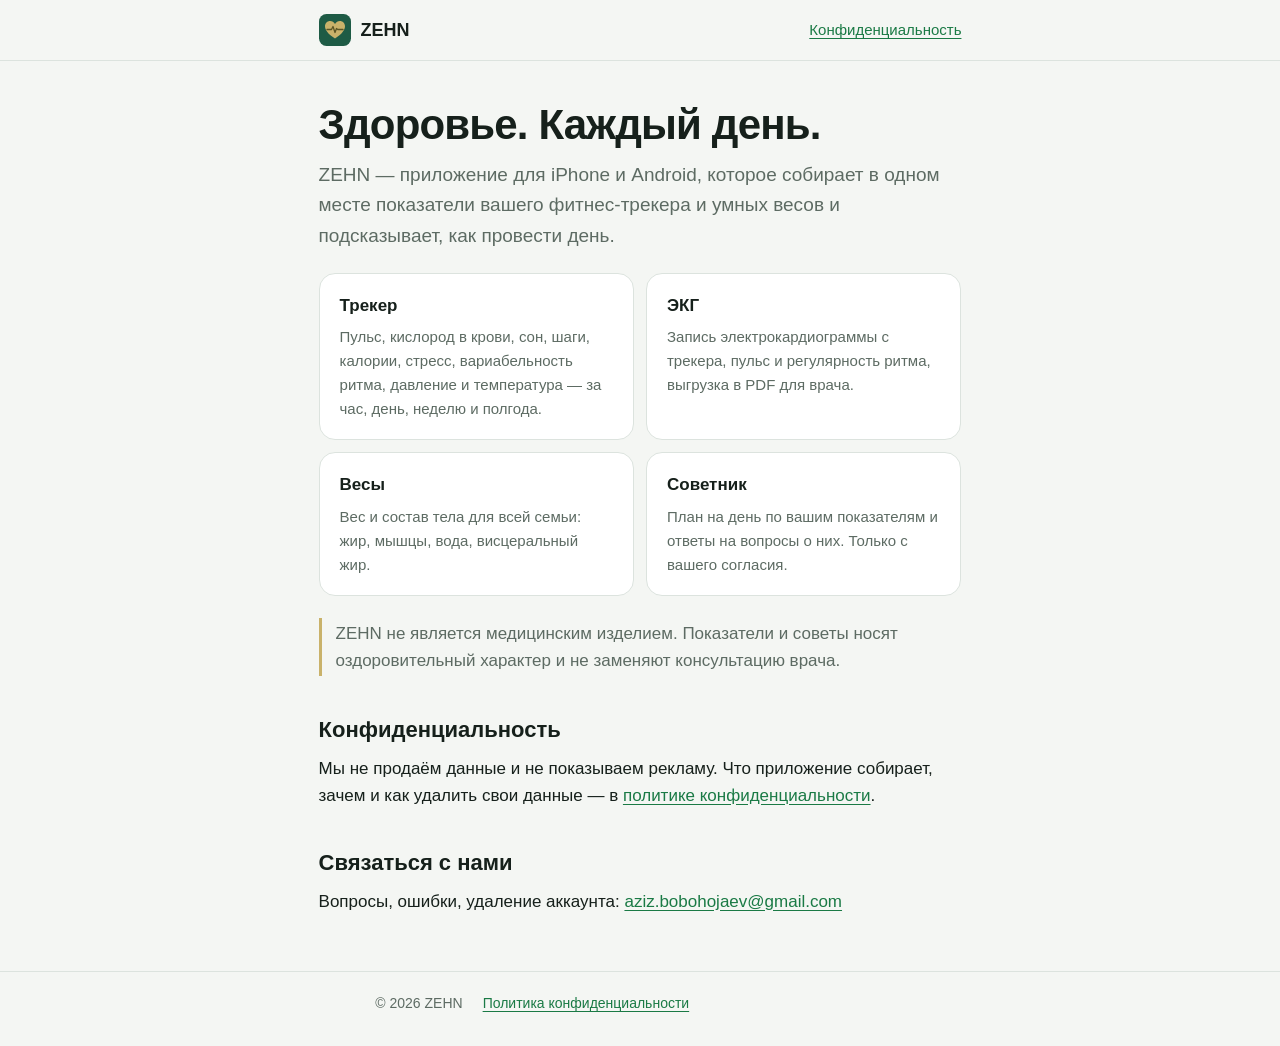
<file: index.html>
<!doctype html>
<html lang="ru">
<head>
<meta charset="utf-8">
<meta name="viewport" content="width=device-width,initial-scale=1">
<title>ZEHN — здоровье каждый день</title>
<meta name="description" content="ZEHN — приложение для iPhone и Android: показатели фитнес-трекера, сон, ЭКГ, вес и состав тела, план дня от советника.">
<link rel="icon" href="data:image/svg+xml,%3Csvg xmlns='http://www.w3.org/2000/svg' viewBox='0 0 64 64'%3E%3Crect width='64' height='64' rx='15' fill='%231E5B45'/%3E%3Cpath d='M32 49 C18 40 12 32 12 24.5 C12 18.5 16.6 14 22.2 14 C26.4 14 29.8 16.4 32 20 C34.2 16.4 37.6 14 41.8 14 C47.4 14 52 18.5 52 24.5 C52 32 46 40 32 49 Z' fill='%23C9B26A'/%3E%3C/svg%3E">
<link rel="stylesheet" href="style.css">
</head>
<body>
<header class="site"><div class="wrap">
  <a class="brand" href="./"><svg class="mark" viewBox="0 0 64 64" aria-hidden="true"><rect width="64" height="64" rx="15" fill="#1E5B45"/><path d="M32 49 C18 40 12 32 12 24.5 C12 18.5 16.6 14 22.2 14 C26.4 14 29.8 16.4 32 20 C34.2 16.4 37.6 14 41.8 14 C47.4 14 52 18.5 52 24.5 C52 32 46 40 32 49 Z" fill="#C9B26A"/><path d="M16 31 H25 L28 25 L32 37 L35 29 L37.5 31 H48" fill="none" stroke="#5C5626" stroke-width="2.6" stroke-linecap="round" stroke-linejoin="round"/></svg>ZEHN</a>
  <nav><a href="privacy/">Конфиденциальность</a></nav>
</div></header>

<main class="wrap">
  <h1>Здоровье. Каждый день.</h1>
  <p class="lede">ZEHN — приложение для iPhone и Android, которое собирает в одном месте показатели вашего фитнес-трекера и умных весов и подсказывает, как провести день.</p>

  <div class="grid">
    <div class="card"><h3>Трекер</h3><p>Пульс, кислород в крови, сон, шаги, калории, стресс, вариабельность ритма, давление и температура — за час, день, неделю и полгода.</p></div>
    <div class="card"><h3>ЭКГ</h3><p>Запись электрокардиограммы с трекера, пульс и регулярность ритма, выгрузка в PDF для врача.</p></div>
    <div class="card"><h3>Весы</h3><p>Вес и состав тела для всей семьи: жир, мышцы, вода, висцеральный жир.</p></div>
    <div class="card"><h3>Советник</h3><p>План на день по вашим показателям и ответы на вопросы о них. Только с вашего согласия.</p></div>
  </div>

  <p class="note">ZEHN не является медицинским изделием. Показатели и советы носят оздоровительный характер и не заменяют консультацию врача.</p>

  <h2>Конфиденциальность</h2>
  <p>Мы не продаём данные и не показываем рекламу. Что приложение собирает, зачем и как удалить свои данные — в <a href="privacy/">политике конфиденциальности</a>.</p>

  <h2>Связаться с нами</h2>
  <p>Вопросы, ошибки, удаление аккаунта: <a href="mailto:aziz.bobohojaev@gmail.com">aziz.bobohojaev@gmail.com</a></p>
</main>

<footer><div class="wrap"><span>© 2026 ZEHN</span><a href="privacy/">Политика конфиденциальности</a></div></footer>
</body>
</html>
</file>
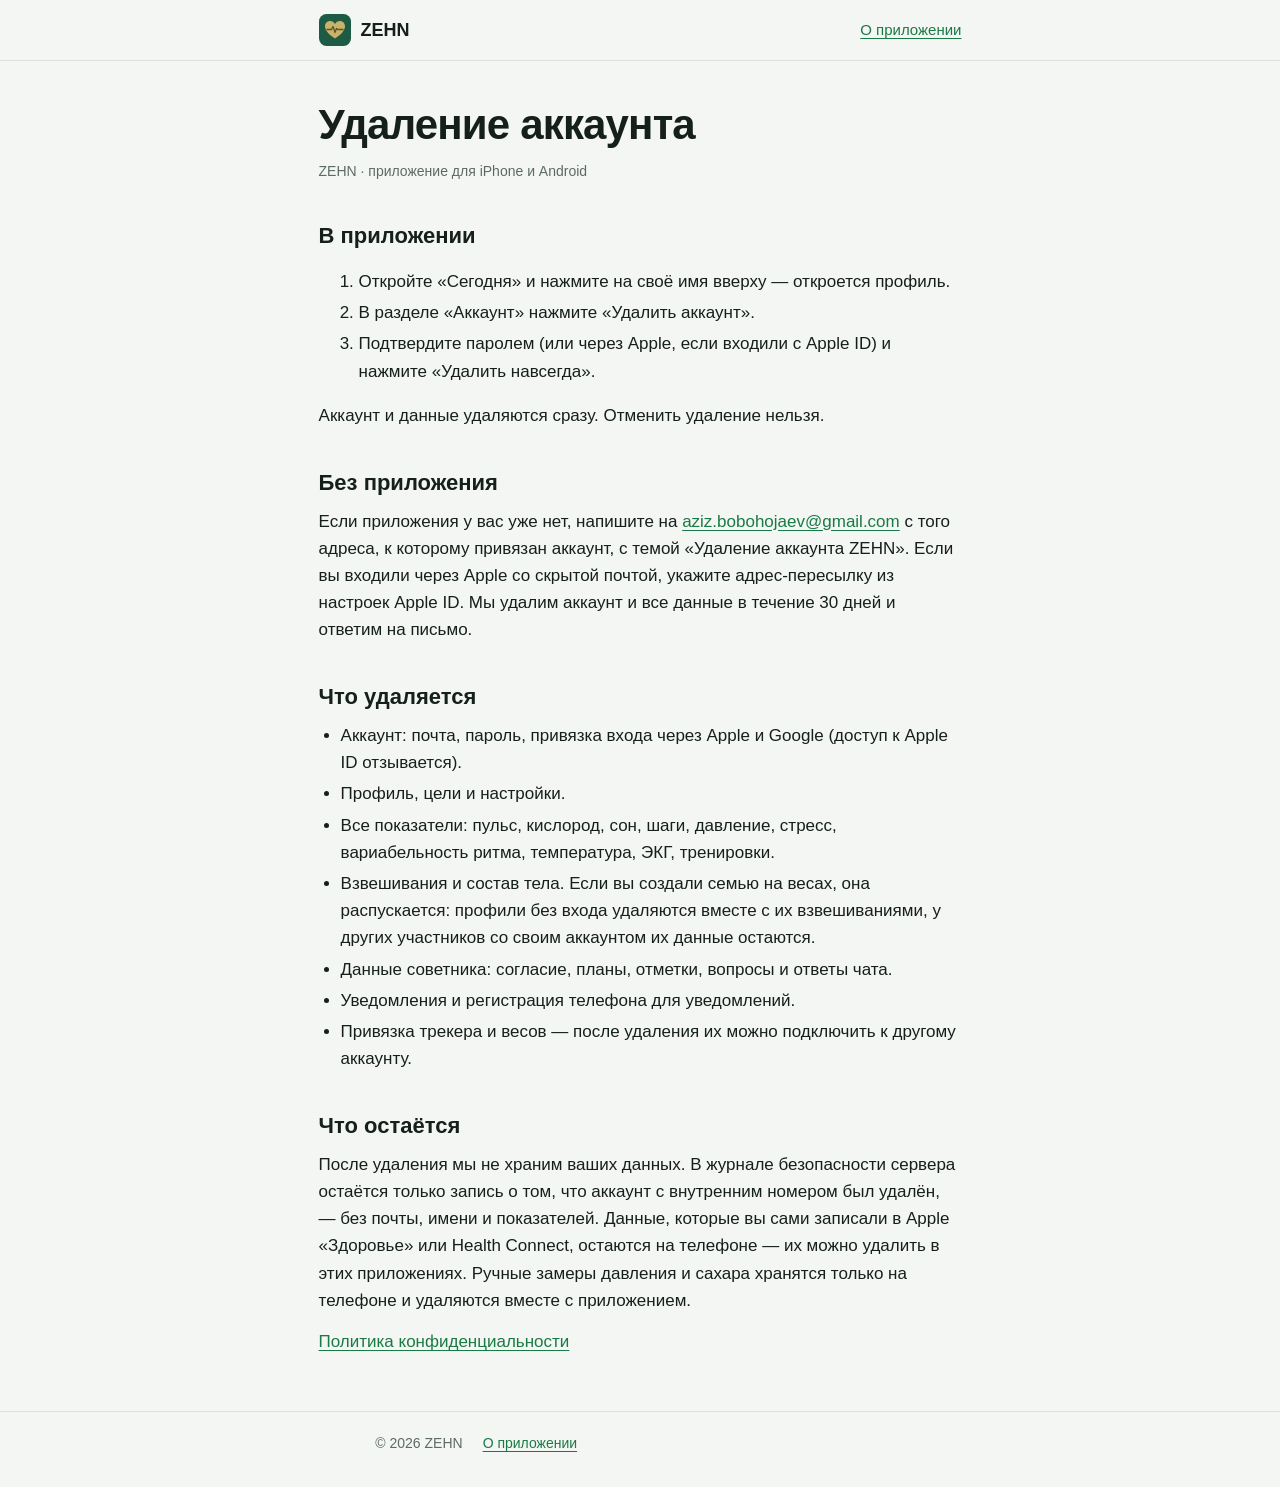
<file: delete-account/index.html>
<!doctype html>
<html lang="ru">
<head>
<meta charset="utf-8">
<meta name="viewport" content="width=device-width,initial-scale=1">
<title>Удаление аккаунта ZEHN</title>
<meta name="description" content="Как удалить аккаунт ZEHN и все данные — в приложении или по запросу.">
<link rel="icon" href="data:image/svg+xml,%3Csvg xmlns='http://www.w3.org/2000/svg' viewBox='0 0 64 64'%3E%3Crect width='64' height='64' rx='15' fill='%231E5B45'/%3E%3Cpath d='M32 49 C18 40 12 32 12 24.5 C12 18.5 16.6 14 22.2 14 C26.4 14 29.8 16.4 32 20 C34.2 16.4 37.6 14 41.8 14 C47.4 14 52 18.5 52 24.5 C52 32 46 40 32 49 Z' fill='%23C9B26A'/%3E%3C/svg%3E">
<link rel="stylesheet" href="../style.css">
</head>
<body>
<header class="site"><div class="wrap">
  <a class="brand" href="../"><svg class="mark" viewBox="0 0 64 64" aria-hidden="true"><rect width="64" height="64" rx="15" fill="#1E5B45"/><path d="M32 49 C18 40 12 32 12 24.5 C12 18.5 16.6 14 22.2 14 C26.4 14 29.8 16.4 32 20 C34.2 16.4 37.6 14 41.8 14 C47.4 14 52 18.5 52 24.5 C52 32 46 40 32 49 Z" fill="#C9B26A"/><path d="M16 31 H25 L28 25 L32 37 L35 29 L37.5 31 H48" fill="none" stroke="#5C5626" stroke-width="2.6" stroke-linecap="round" stroke-linejoin="round"/></svg>ZEHN</a>
  <nav><a href="../">О приложении</a></nav>
</div></header>

<main class="wrap">
  <h1>Удаление аккаунта</h1>
  <p class="meta">ZEHN · приложение для iPhone и Android</p>

  <h2>В приложении</h2>
  <ol>
    <li>Откройте «Сегодня» и нажмите на своё имя вверху — откроется профиль.</li>
    <li>В разделе «Аккаунт» нажмите «Удалить аккаунт».</li>
    <li>Подтвердите паролем (или через Apple, если входили с Apple ID) и нажмите «Удалить навсегда».</li>
  </ol>
  <p>Аккаунт и данные удаляются сразу. Отменить удаление нельзя.</p>

  <h2>Без приложения</h2>
  <p>Если приложения у вас уже нет, напишите на <a href="mailto:aziz.bobohojaev@gmail.com?subject=Удаление%20аккаунта%20ZEHN">aziz.bobohojaev@gmail.com</a> с того адреса, к которому привязан аккаунт, с темой «Удаление аккаунта ZEHN». Если вы входили через Apple со скрытой почтой, укажите адрес-пересылку из настроек Apple ID. Мы удалим аккаунт и все данные в течение 30 дней и ответим на письмо.</p>

  <h2>Что удаляется</h2>
  <ul>
    <li>Аккаунт: почта, пароль, привязка входа через Apple и Google (доступ к Apple ID отзывается).</li>
    <li>Профиль, цели и настройки.</li>
    <li>Все показатели: пульс, кислород, сон, шаги, давление, стресс, вариабельность ритма, температура, ЭКГ, тренировки.</li>
    <li>Взвешивания и состав тела. Если вы создали семью на весах, она распускается: профили без входа удаляются вместе с их взвешиваниями, у других участников со своим аккаунтом их данные остаются.</li>
    <li>Данные советника: согласие, планы, отметки, вопросы и ответы чата.</li>
    <li>Уведомления и регистрация телефона для уведомлений.</li>
    <li>Привязка трекера и весов — после удаления их можно подключить к другому аккаунту.</li>
  </ul>

  <h2>Что остаётся</h2>
  <p>После удаления мы не храним ваших данных. В журнале безопасности сервера остаётся только запись о том, что аккаунт с внутренним номером был удалён, — без почты, имени и показателей. Данные, которые вы сами записали в Apple «Здоровье» или Health Connect, остаются на телефоне — их можно удалить в этих приложениях. Ручные замеры давления и сахара хранятся только на телефоне и удаляются вместе с приложением.</p>

  <p><a href="../privacy/">Политика конфиденциальности</a></p>
</main>

<footer><div class="wrap"><span>© 2026 ZEHN</span><a href="../">О приложении</a></div></footer>
</body>
</html>
</file>
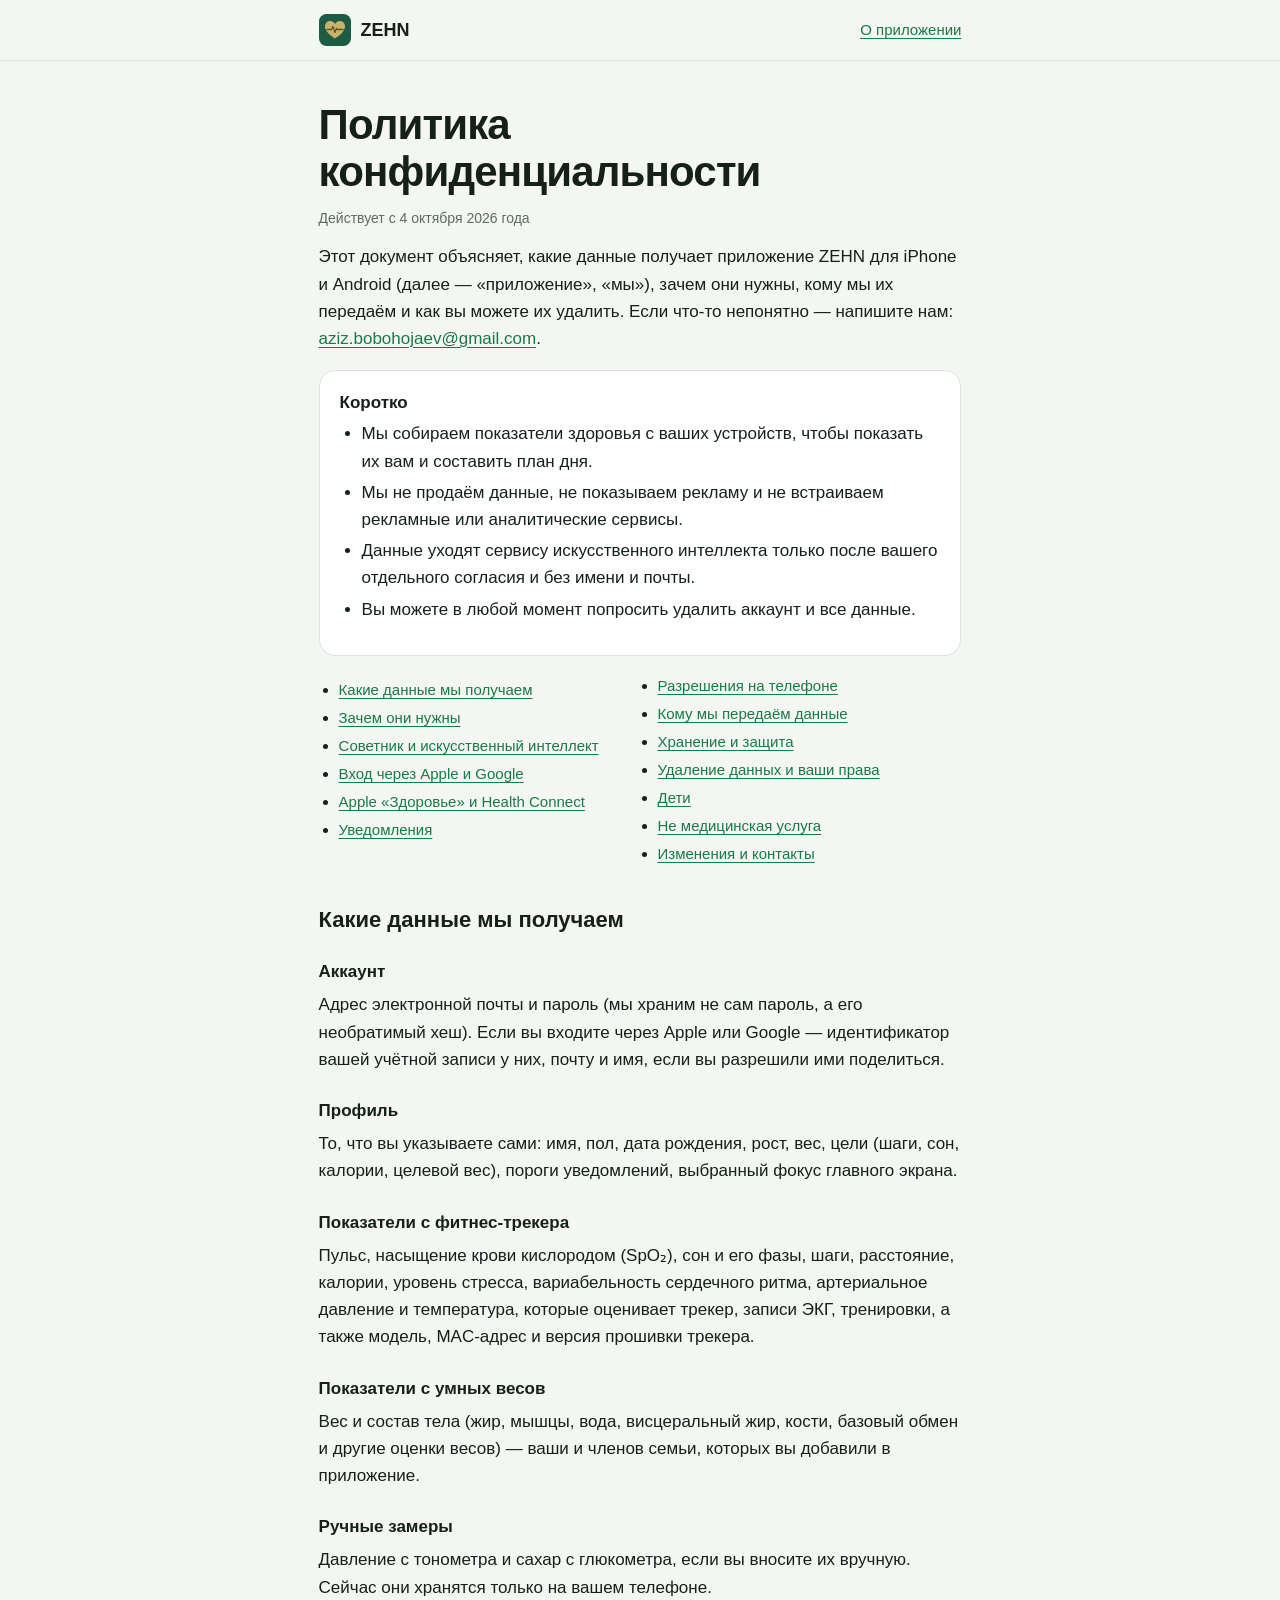
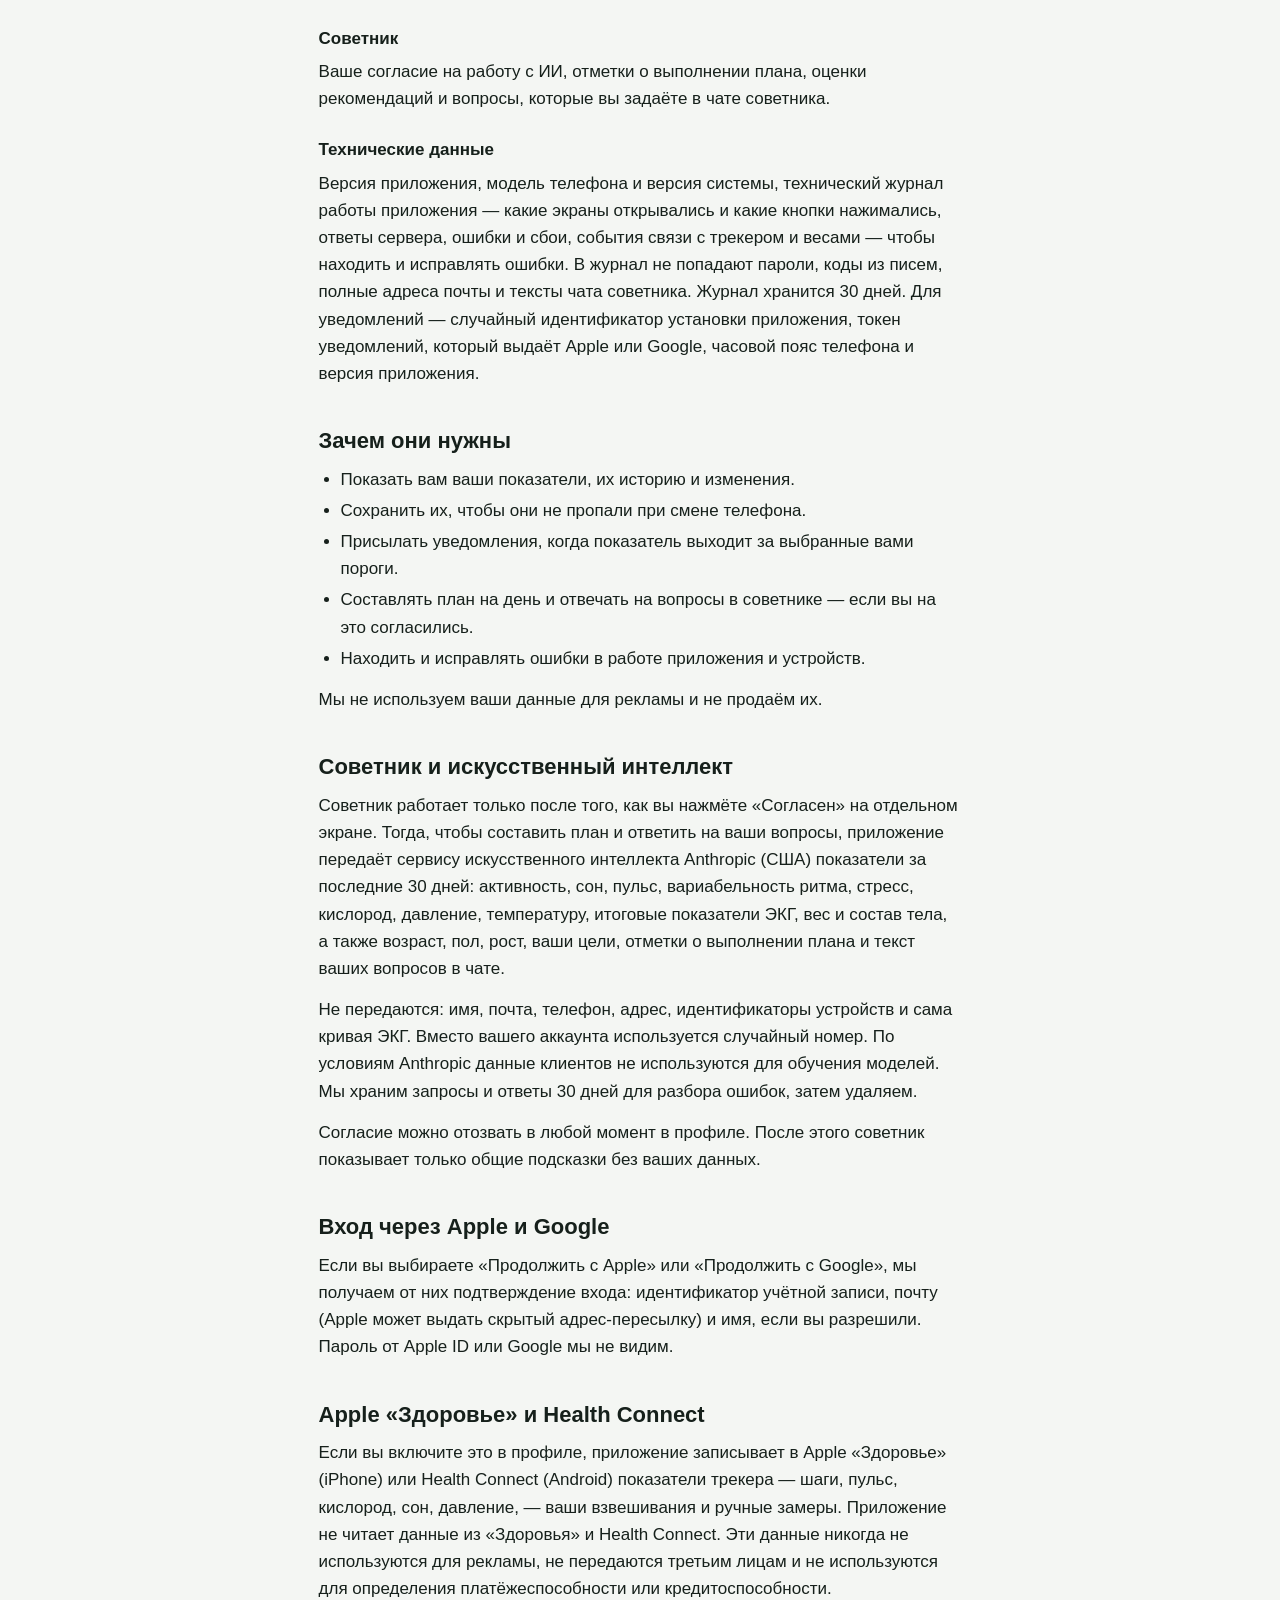
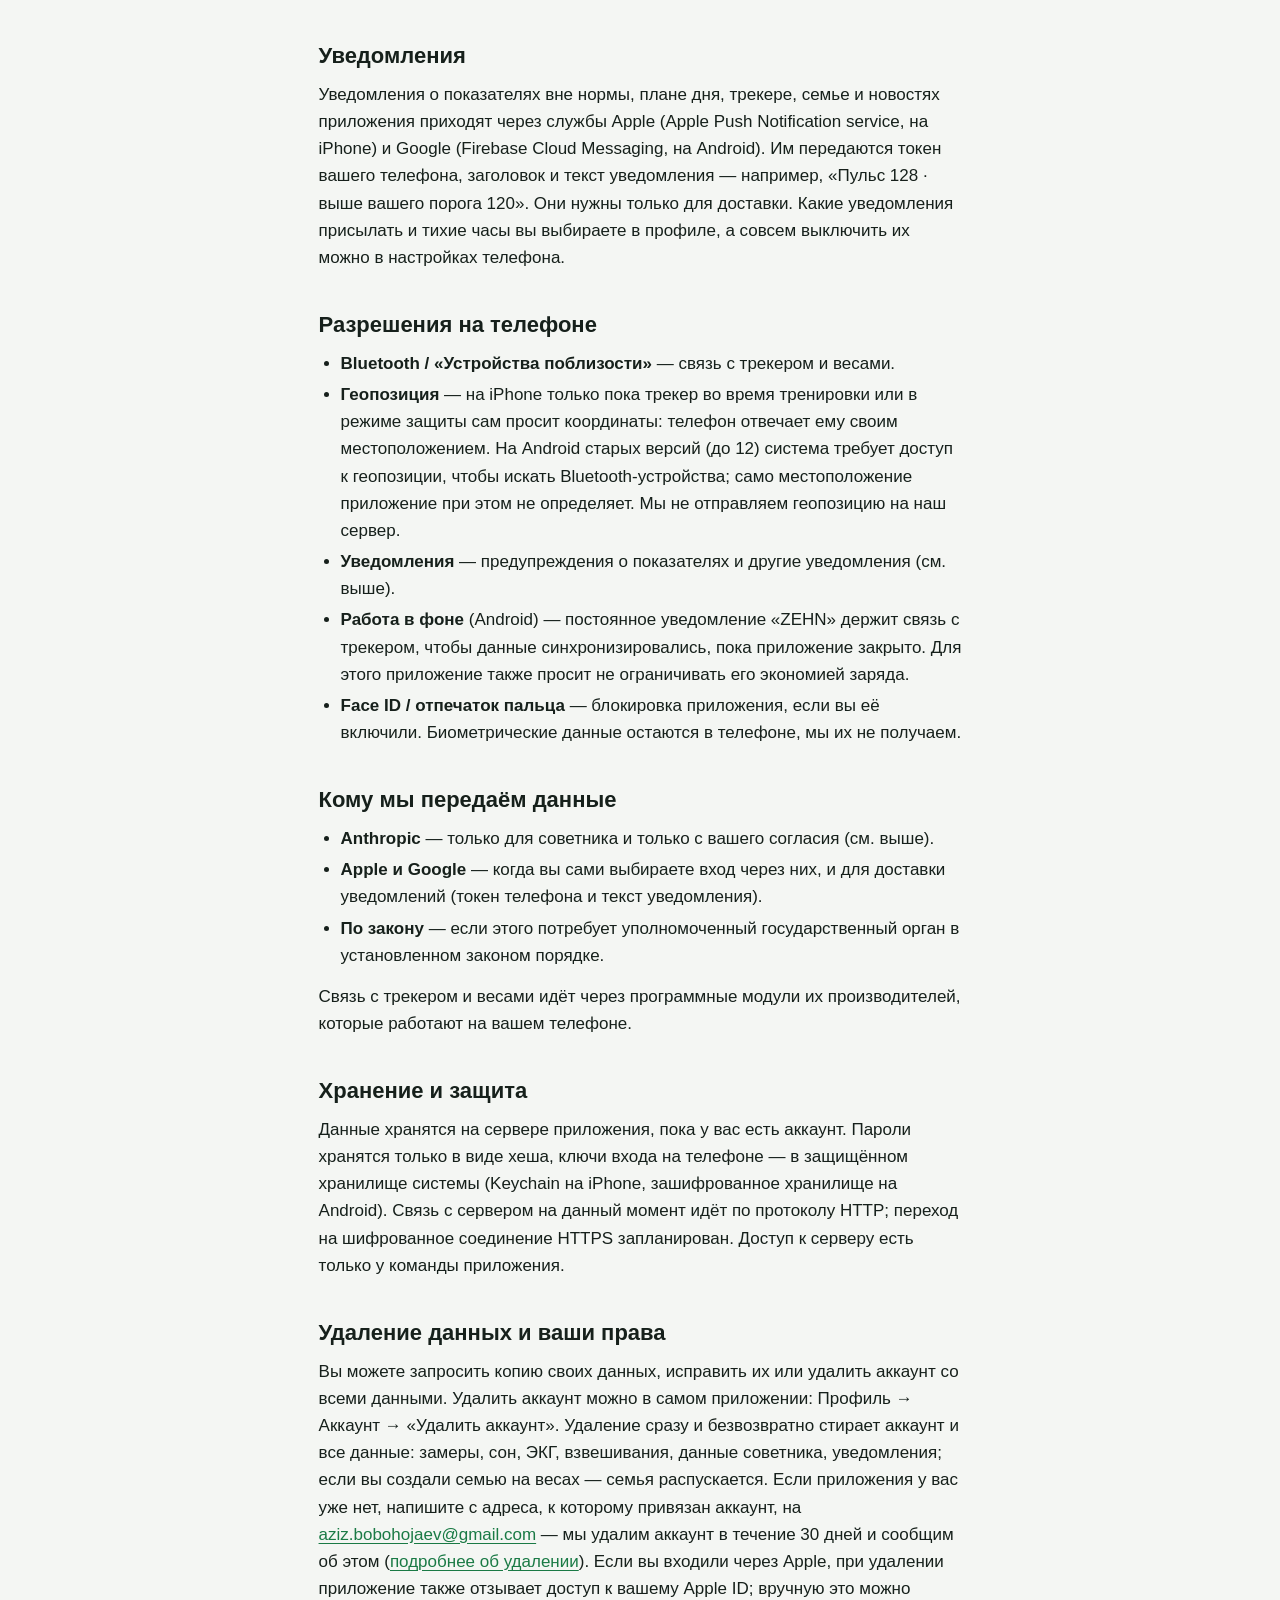
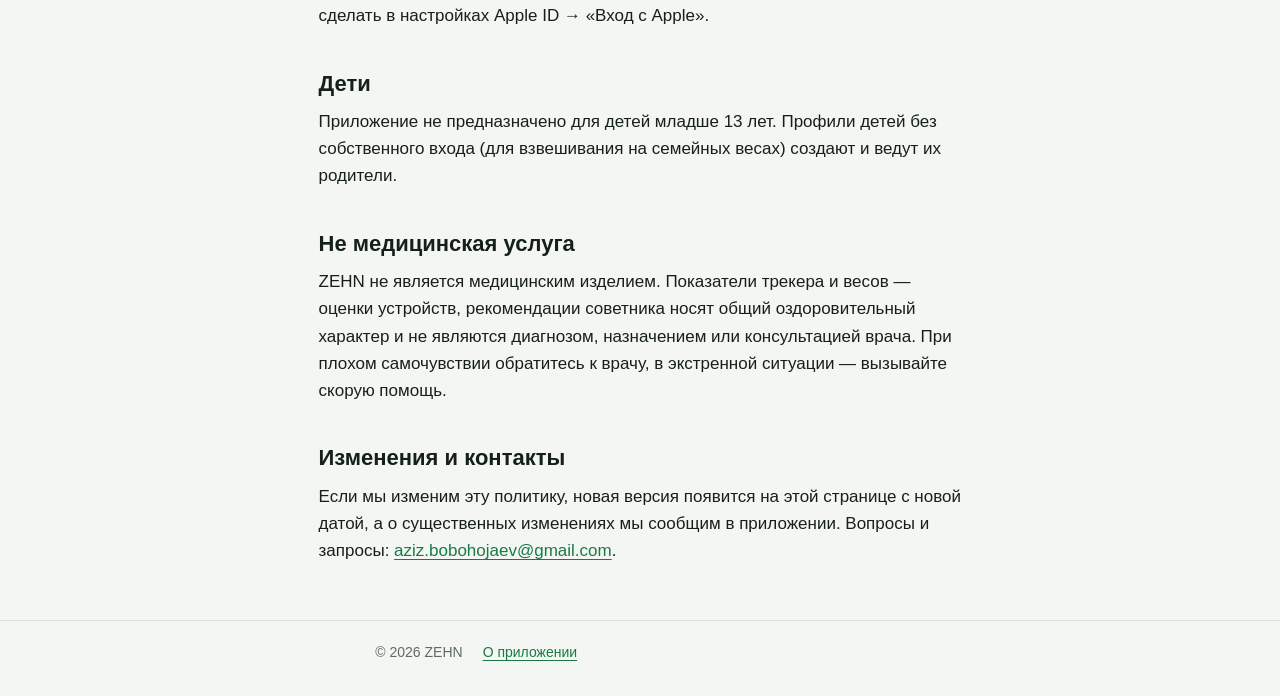
<file: privacy/index.html>
<!doctype html>
<html lang="ru">
<head>
<meta charset="utf-8">
<meta name="viewport" content="width=device-width,initial-scale=1">
<title>Политика конфиденциальности ZEHN</title>
<meta name="description" content="Какие данные собирает приложение ZEHN, зачем, кому передаёт и как их удалить.">
<link rel="icon" href="data:image/svg+xml,%3Csvg xmlns='http://www.w3.org/2000/svg' viewBox='0 0 64 64'%3E%3Crect width='64' height='64' rx='15' fill='%231E5B45'/%3E%3Cpath d='M32 49 C18 40 12 32 12 24.5 C12 18.5 16.6 14 22.2 14 C26.4 14 29.8 16.4 32 20 C34.2 16.4 37.6 14 41.8 14 C47.4 14 52 18.5 52 24.5 C52 32 46 40 32 49 Z' fill='%23C9B26A'/%3E%3C/svg%3E">
<link rel="stylesheet" href="../style.css">
</head>
<body>
<header class="site"><div class="wrap">
  <a class="brand" href="../"><svg class="mark" viewBox="0 0 64 64" aria-hidden="true"><rect width="64" height="64" rx="15" fill="#1E5B45"/><path d="M32 49 C18 40 12 32 12 24.5 C12 18.5 16.6 14 22.2 14 C26.4 14 29.8 16.4 32 20 C34.2 16.4 37.6 14 41.8 14 C47.4 14 52 18.5 52 24.5 C52 32 46 40 32 49 Z" fill="#C9B26A"/><path d="M16 31 H25 L28 25 L32 37 L35 29 L37.5 31 H48" fill="none" stroke="#5C5626" stroke-width="2.6" stroke-linecap="round" stroke-linejoin="round"/></svg>ZEHN</a>
  <nav><a href="../">О приложении</a></nav>
</div></header>

<main class="wrap">
  <h1>Политика конфиденциальности</h1>
  <p class="meta">Действует с 4 октября 2026 года</p>

  <p>Этот документ объясняет, какие данные получает приложение ZEHN для iPhone и Android (далее — «приложение», «мы»), зачем они нужны, кому мы их передаём и как вы можете их удалить. Если что-то непонятно — напишите нам: <a href="mailto:aziz.bobohojaev@gmail.com">aziz.bobohojaev@gmail.com</a>.</p>

  <div class="card">
    <strong>Коротко</strong>
    <ul>
      <li>Мы собираем показатели здоровья с ваших устройств, чтобы показать их вам и составить план дня.</li>
      <li>Мы не продаём данные, не показываем рекламу и не встраиваем рекламные или аналитические сервисы.</li>
      <li>Данные уходят сервису искусственного интеллекта только после вашего отдельного согласия и без имени и почты.</li>
      <li>Вы можете в любой момент попросить удалить аккаунт и все данные.</li>
    </ul>
  </div>

  <ul class="toc">
    <li><a href="#data">Какие данные мы получаем</a></li>
    <li><a href="#use">Зачем они нужны</a></li>
    <li><a href="#ai">Советник и искусственный интеллект</a></li>
    <li><a href="#signin">Вход через Apple и Google</a></li>
    <li><a href="#health">Apple «Здоровье» и Health Connect</a></li>
    <li><a href="#push">Уведомления</a></li>
    <li><a href="#permissions">Разрешения на телефоне</a></li>
    <li><a href="#share">Кому мы передаём данные</a></li>
    <li><a href="#store">Хранение и защита</a></li>
    <li><a href="#delete">Удаление данных и ваши права</a></li>
    <li><a href="#kids">Дети</a></li>
    <li><a href="#medical">Не медицинская услуга</a></li>
    <li><a href="#changes">Изменения и контакты</a></li>
  </ul>

  <h2 id="data">Какие данные мы получаем</h2>
  <h3>Аккаунт</h3>
  <p>Адрес электронной почты и пароль (мы храним не сам пароль, а его необратимый хеш). Если вы входите через Apple или Google — идентификатор вашей учётной записи у них, почту и имя, если вы разрешили ими поделиться.</p>
  <h3>Профиль</h3>
  <p>То, что вы указываете сами: имя, пол, дата рождения, рост, вес, цели (шаги, сон, калории, целевой вес), пороги уведомлений, выбранный фокус главного экрана.</p>
  <h3>Показатели с фитнес-трекера</h3>
  <p>Пульс, насыщение крови кислородом (SpO₂), сон и его фазы, шаги, расстояние, калории, уровень стресса, вариабельность сердечного ритма, артериальное давление и температура, которые оценивает трекер, записи ЭКГ, тренировки, а также модель, MAC-адрес и версия прошивки трекера.</p>
  <h3>Показатели с умных весов</h3>
  <p>Вес и состав тела (жир, мышцы, вода, висцеральный жир, кости, базовый обмен и другие оценки весов) — ваши и членов семьи, которых вы добавили в приложение.</p>
  <h3>Ручные замеры</h3>
  <p>Давление с тонометра и сахар с глюкометра, если вы вносите их вручную. Сейчас они хранятся только на вашем телефоне.</p>
  <h3>Советник</h3>
  <p>Ваше согласие на работу с ИИ, отметки о выполнении плана, оценки рекомендаций и вопросы, которые вы задаёте в чате советника.</p>
  <h3>Технические данные</h3>
  <p>Версия приложения, модель телефона и версия системы, технический журнал работы приложения — какие экраны открывались и какие кнопки нажимались, ответы сервера, ошибки и сбои, события связи с трекером и весами — чтобы находить и исправлять ошибки. В журнал не попадают пароли, коды из писем, полные адреса почты и тексты чата советника. Журнал хранится 30 дней. Для уведомлений — случайный идентификатор установки приложения, токен уведомлений, который выдаёт Apple или Google, часовой пояс телефона и версия приложения.</p>

  <h2 id="use">Зачем они нужны</h2>
  <ul>
    <li>Показать вам ваши показатели, их историю и изменения.</li>
    <li>Сохранить их, чтобы они не пропали при смене телефона.</li>
    <li>Присылать уведомления, когда показатель выходит за выбранные вами пороги.</li>
    <li>Составлять план на день и отвечать на вопросы в советнике — если вы на это согласились.</li>
    <li>Находить и исправлять ошибки в работе приложения и устройств.</li>
  </ul>
  <p>Мы не используем ваши данные для рекламы и не продаём их.</p>

  <h2 id="ai">Советник и искусственный интеллект</h2>
  <p>Советник работает только после того, как вы нажмёте «Согласен» на отдельном экране. Тогда, чтобы составить план и ответить на ваши вопросы, приложение передаёт сервису искусственного интеллекта Anthropic (США) показатели за последние 30 дней: активность, сон, пульс, вариабельность ритма, стресс, кислород, давление, температуру, итоговые показатели ЭКГ, вес и состав тела, а также возраст, пол, рост, ваши цели, отметки о выполнении плана и текст ваших вопросов в чате.</p>
  <p>Не передаются: имя, почта, телефон, адрес, идентификаторы устройств и сама кривая ЭКГ. Вместо вашего аккаунта используется случайный номер. По условиям Anthropic данные клиентов не используются для обучения моделей. Мы храним запросы и ответы 30 дней для разбора ошибок, затем удаляем.</p>
  <p>Согласие можно отозвать в любой момент в профиле. После этого советник показывает только общие подсказки без ваших данных.</p>

  <h2 id="signin">Вход через Apple и Google</h2>
  <p>Если вы выбираете «Продолжить с Apple» или «Продолжить с Google», мы получаем от них подтверждение входа: идентификатор учётной записи, почту (Apple может выдать скрытый адрес-пересылку) и имя, если вы разрешили. Пароль от Apple ID или Google мы не видим.</p>

  <h2 id="health">Apple «Здоровье» и Health Connect</h2>
  <p>Если вы включите это в профиле, приложение записывает в Apple «Здоровье» (iPhone) или Health Connect (Android) показатели трекера — шаги, пульс, кислород, сон, давление, — ваши взвешивания и ручные замеры. Приложение не читает данные из «Здоровья» и Health Connect. Эти данные никогда не используются для рекламы, не передаются третьим лицам и не используются для определения платёжеспособности или кредитоспособности.</p>

  <h2 id="push">Уведомления</h2>
  <p>Уведомления о показателях вне нормы, плане дня, трекере, семье и новостях приложения приходят через службы Apple (Apple Push Notification service, на iPhone) и Google (Firebase Cloud Messaging, на Android). Им передаются токен вашего телефона, заголовок и текст уведомления — например, «Пульс 128 · выше вашего порога 120». Они нужны только для доставки. Какие уведомления присылать и тихие часы вы выбираете в профиле, а совсем выключить их можно в настройках телефона.</p>

  <h2 id="permissions">Разрешения на телефоне</h2>
  <ul>
    <li><strong>Bluetooth / «Устройства поблизости»</strong> — связь с трекером и весами.</li>
    <li><strong>Геопозиция</strong> — на iPhone только пока трекер во время тренировки или в режиме защиты сам просит координаты: телефон отвечает ему своим местоположением. На Android старых версий (до 12) система требует доступ к геопозиции, чтобы искать Bluetooth-устройства; само местоположение приложение при этом не определяет. Мы не отправляем геопозицию на наш сервер.</li>
    <li><strong>Уведомления</strong> — предупреждения о показателях и другие уведомления (см. выше).</li>
    <li><strong>Работа в фоне</strong> (Android) — постоянное уведомление «ZEHN» держит связь с трекером, чтобы данные синхронизировались, пока приложение закрыто. Для этого приложение также просит не ограничивать его экономией заряда.</li>
    <li><strong>Face ID / отпечаток пальца</strong> — блокировка приложения, если вы её включили. Биометрические данные остаются в телефоне, мы их не получаем.</li>
  </ul>

  <h2 id="share">Кому мы передаём данные</h2>
  <ul>
    <li><strong>Anthropic</strong> — только для советника и только с вашего согласия (см. выше).</li>
    <li><strong>Apple и Google</strong> — когда вы сами выбираете вход через них, и для доставки уведомлений (токен телефона и текст уведомления).</li>
    <li><strong>По закону</strong> — если этого потребует уполномоченный государственный орган в установленном законом порядке.</li>
  </ul>
  <p>Связь с трекером и весами идёт через программные модули их производителей, которые работают на вашем телефоне.</p>

  <h2 id="store">Хранение и защита</h2>
  <p>Данные хранятся на сервере приложения, пока у вас есть аккаунт. Пароли хранятся только в виде хеша, ключи входа на телефоне — в защищённом хранилище системы (Keychain на iPhone, зашифрованное хранилище на Android). Связь с сервером на данный момент идёт по протоколу HTTP; переход на шифрованное соединение HTTPS запланирован. Доступ к серверу есть только у команды приложения.</p>

  <h2 id="delete">Удаление данных и ваши права</h2>
  <p>Вы можете запросить копию своих данных, исправить их или удалить аккаунт со всеми данными. Удалить аккаунт можно в самом приложении: Профиль → Аккаунт → «Удалить аккаунт». Удаление сразу и безвозвратно стирает аккаунт и все данные: замеры, сон, ЭКГ, взвешивания, данные советника, уведомления; если вы создали семью на весах — семья распускается. Если приложения у вас уже нет, напишите с адреса, к которому привязан аккаунт, на <a href="mailto:aziz.bobohojaev@gmail.com">aziz.bobohojaev@gmail.com</a> — мы удалим аккаунт в течение 30 дней и сообщим об этом (<a href="../delete-account/">подробнее об удалении</a>). Если вы входили через Apple, при удалении приложение также отзывает доступ к вашему Apple ID; вручную это можно сделать в настройках Apple ID → «Вход с Apple».</p>

  <h2 id="kids">Дети</h2>
  <p>Приложение не предназначено для детей младше 13 лет. Профили детей без собственного входа (для взвешивания на семейных весах) создают и ведут их родители.</p>

  <h2 id="medical">Не медицинская услуга</h2>
  <p>ZEHN не является медицинским изделием. Показатели трекера и весов — оценки устройств, рекомендации советника носят общий оздоровительный характер и не являются диагнозом, назначением или консультацией врача. При плохом самочувствии обратитесь к врачу, в экстренной ситуации — вызывайте скорую помощь.</p>

  <h2 id="changes">Изменения и контакты</h2>
  <p>Если мы изменим эту политику, новая версия появится на этой странице с новой датой, а о существенных изменениях мы сообщим в приложении. Вопросы и запросы: <a href="mailto:aziz.bobohojaev@gmail.com">aziz.bobohojaev@gmail.com</a>.</p>
</main>

<footer><div class="wrap"><span>© 2026 ZEHN</span><a href="../">О приложении</a></div></footer>
</body>
</html>
</file>
<file: style.css>
:root{
  --bg:#F4F6F3;--surface:#FFFFFF;--ink:#16201B;--mute:#5D6B63;--line:#DCE3DE;
  --nephrite:#1E5B45;--gold:#C9B26A;--green:#1F9E50;--link:#1A7A45;
  --measure:68ch;
}
@media (prefers-color-scheme:dark){
  :root:not([data-theme="light"]){
    --bg:#0E1311;--surface:#151C19;--ink:#E7EEEA;--mute:#93A39A;--line:#25302B;
    --nephrite:#2A7A5C;--gold:#D4BF7E;--green:#2BC263;--link:#5FD08D;
  }
}
:root[data-theme="dark"]{
  --bg:#0E1311;--surface:#151C19;--ink:#E7EEEA;--mute:#93A39A;--line:#25302B;
  --nephrite:#2A7A5C;--gold:#D4BF7E;--green:#2BC263;--link:#5FD08D;
}
*{box-sizing:border-box}
html{-webkit-text-size-adjust:100%}
body{margin:0;background:var(--bg);color:var(--ink);font:17px/1.6 -apple-system,BlinkMacSystemFont,"SF Pro Text","Segoe UI",Roboto,"Helvetica Neue",Arial,sans-serif}
a{color:var(--link);text-underline-offset:3px}
a:focus-visible{outline:2px solid var(--green);outline-offset:2px;border-radius:4px}
.wrap{max-width:calc(var(--measure) + 32px);margin:0 auto;padding:0 16px}
header.site{border-bottom:1px solid var(--line)}
header.site .wrap{display:flex;align-items:center;gap:12px;padding-top:14px;padding-bottom:14px}
header.site a.brand{display:flex;align-items:center;gap:10px;color:var(--ink);text-decoration:none;font-weight:700;font-size:18px}
header.site nav{margin-left:auto;display:flex;gap:16px;font-size:15px}
.mark{width:32px;height:32px;flex:none}
h1{overflow-wrap:break-word;font-size:clamp(28px,6vw,42px);line-height:1.12;letter-spacing:-.02em;margin:40px 0 12px;text-wrap:balance}
h2{font-size:22px;line-height:1.3;margin:40px 0 10px;text-wrap:balance}
h3{font-size:17px;margin:24px 0 6px}
p,ul{margin:0 0 14px}
ul{padding-left:22px}
li{margin:4px 0}
.lede{font-size:19px;color:var(--mute);max-width:60ch}
.meta{color:var(--mute);font-size:14px}
.card{background:var(--surface);border:1px solid var(--line);border-radius:16px;padding:18px 20px;margin:18px 0}
.grid{display:grid;grid-template-columns:repeat(auto-fit,minmax(260px,1fr));gap:12px;margin:22px 0}
.grid .card{margin:0}
.grid h3{margin-top:0}
.grid p{color:var(--mute);font-size:15px;margin:0}
.note{border-left:3px solid var(--gold);padding:2px 0 2px 14px;color:var(--mute)}
.toc{columns:2 220px;font-size:15px;padding-left:20px}
footer{border-top:1px solid var(--line);margin-top:56px}
footer .wrap{padding-top:20px;padding-bottom:32px;color:var(--mute);font-size:14px;display:flex;flex-wrap:wrap;gap:8px 20px}
</file>
